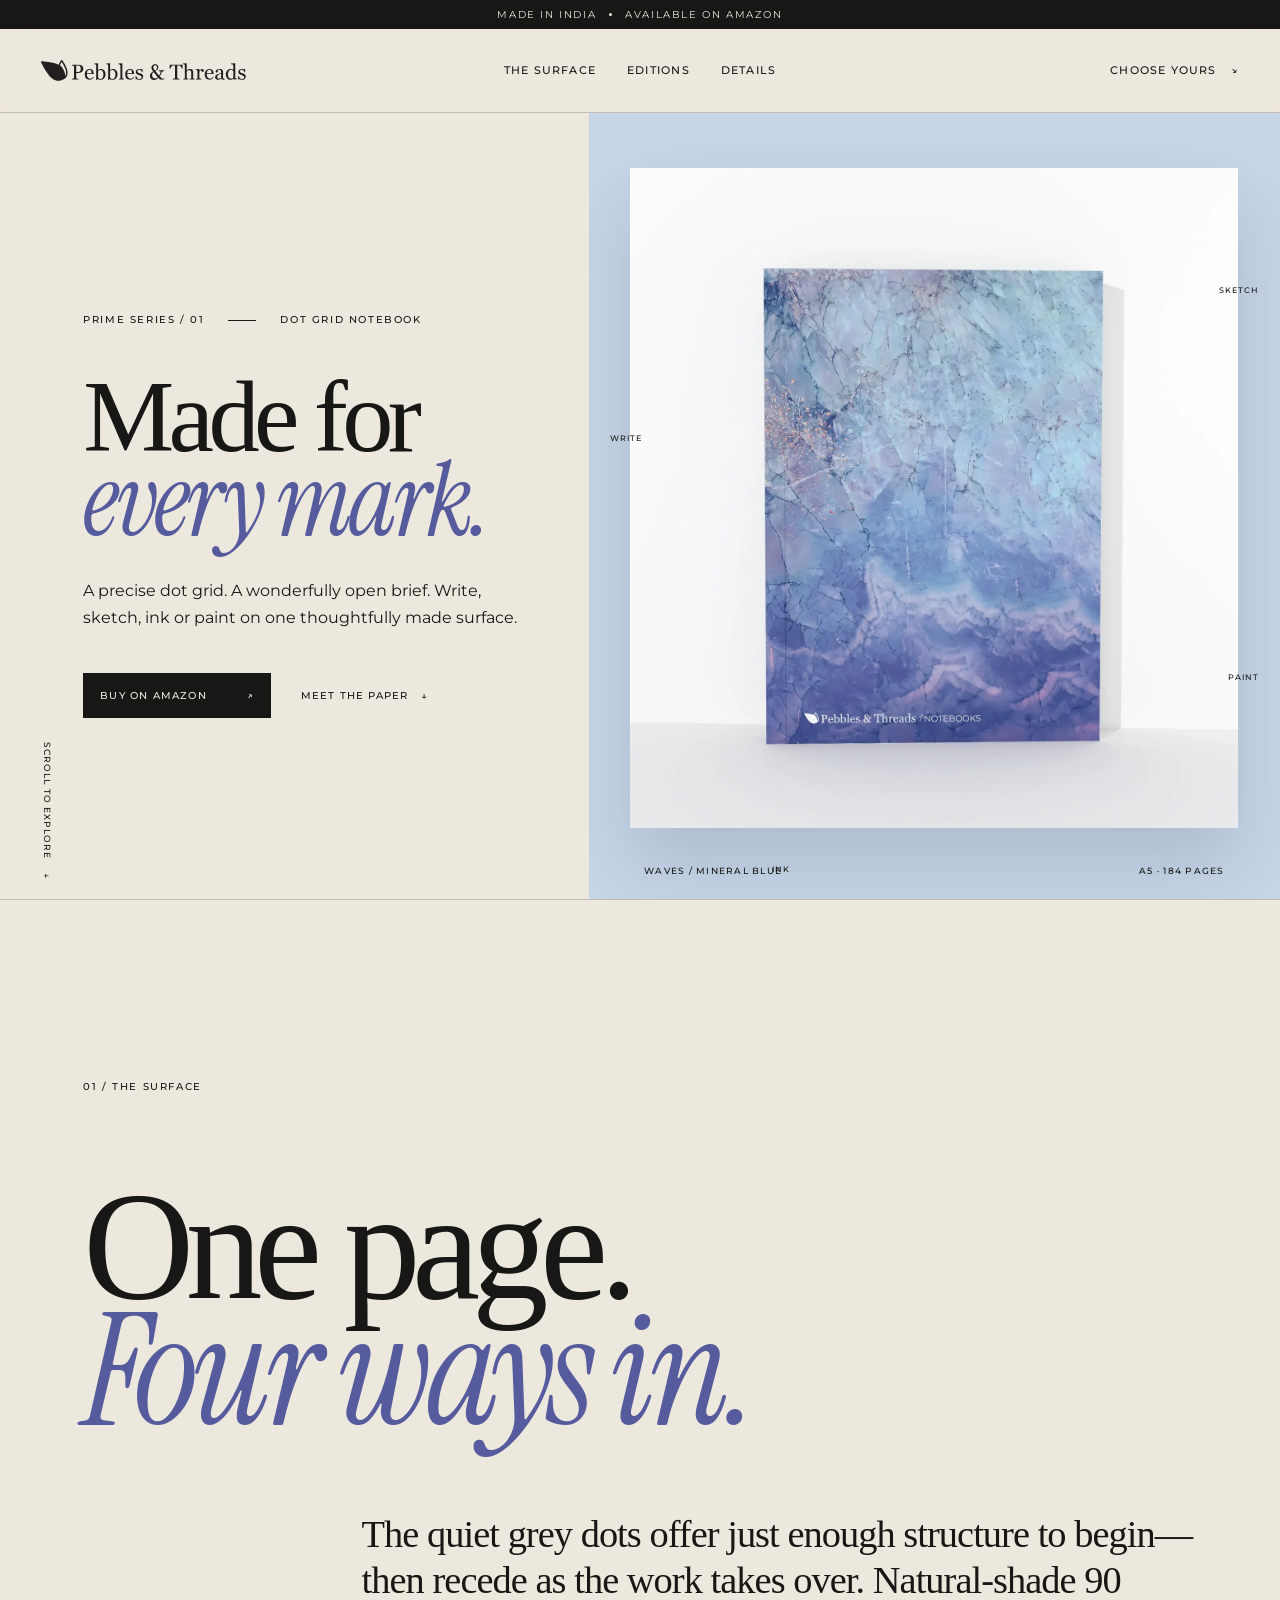
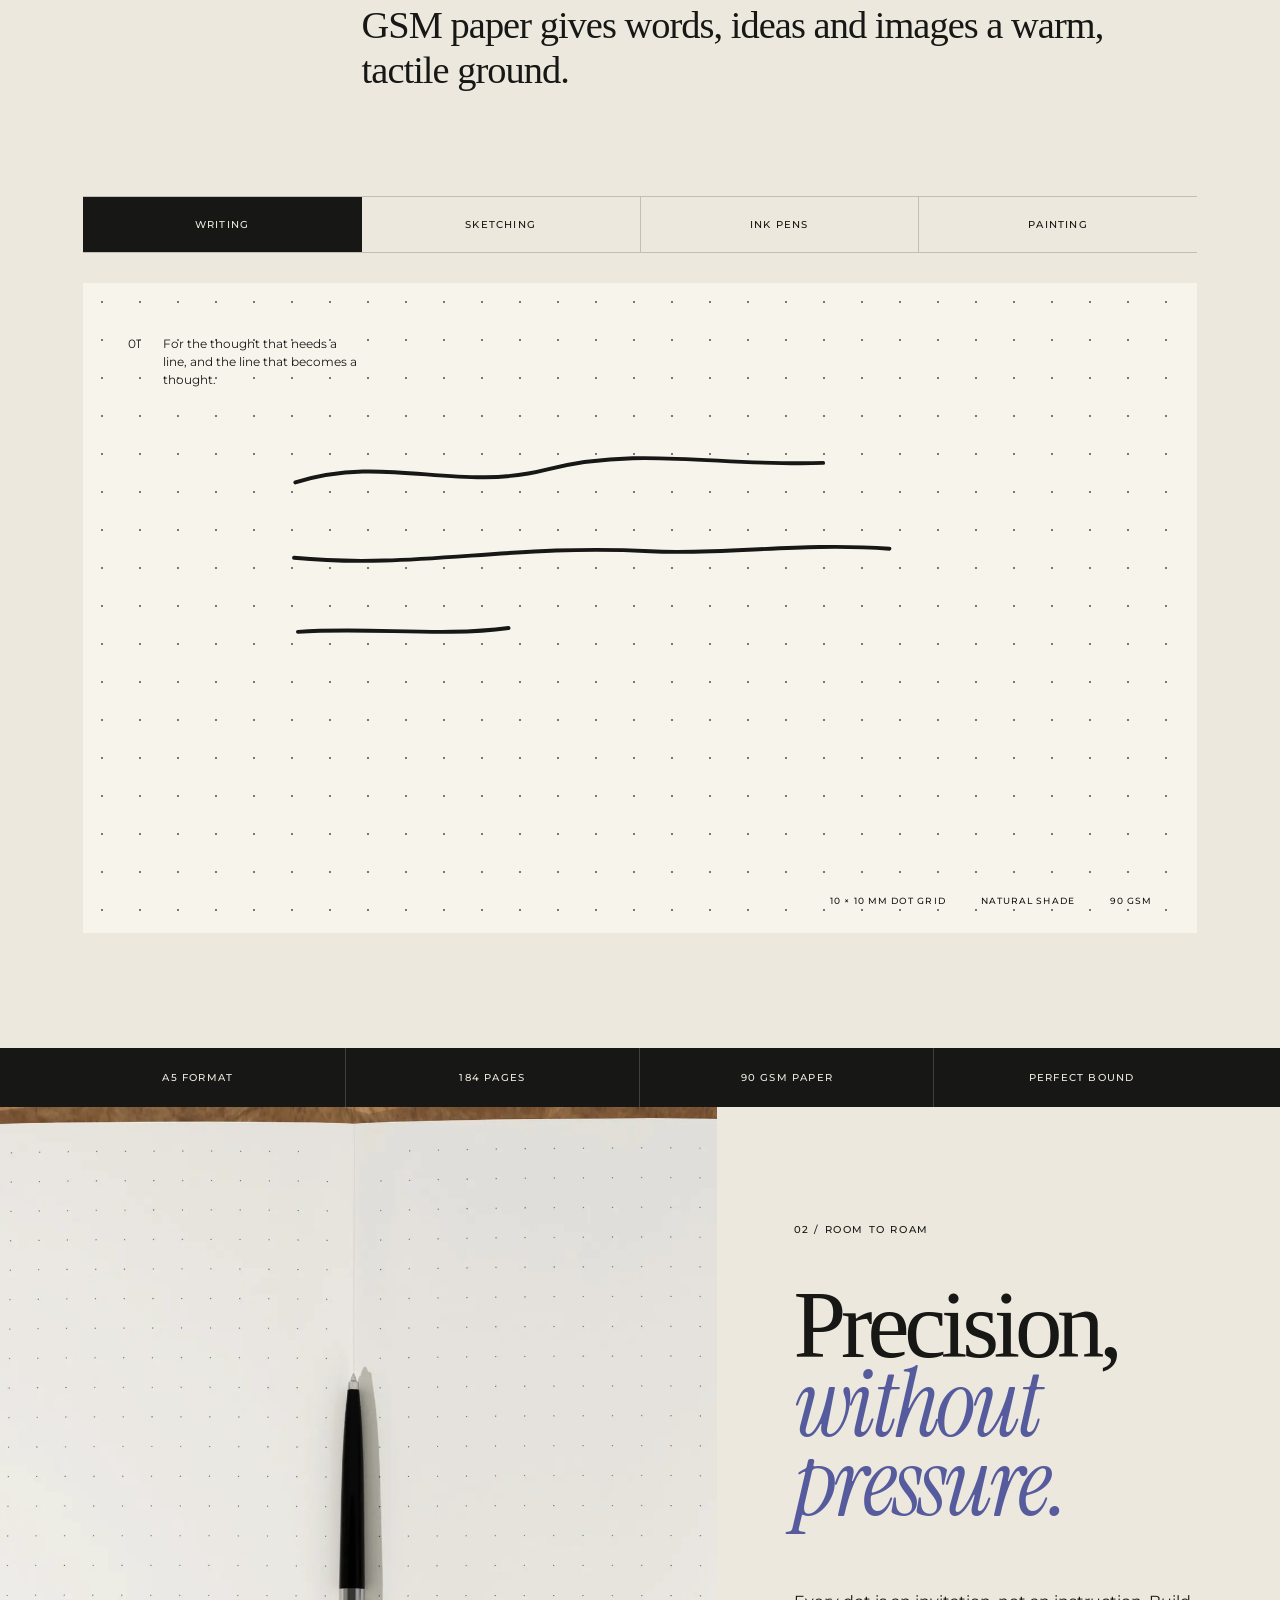
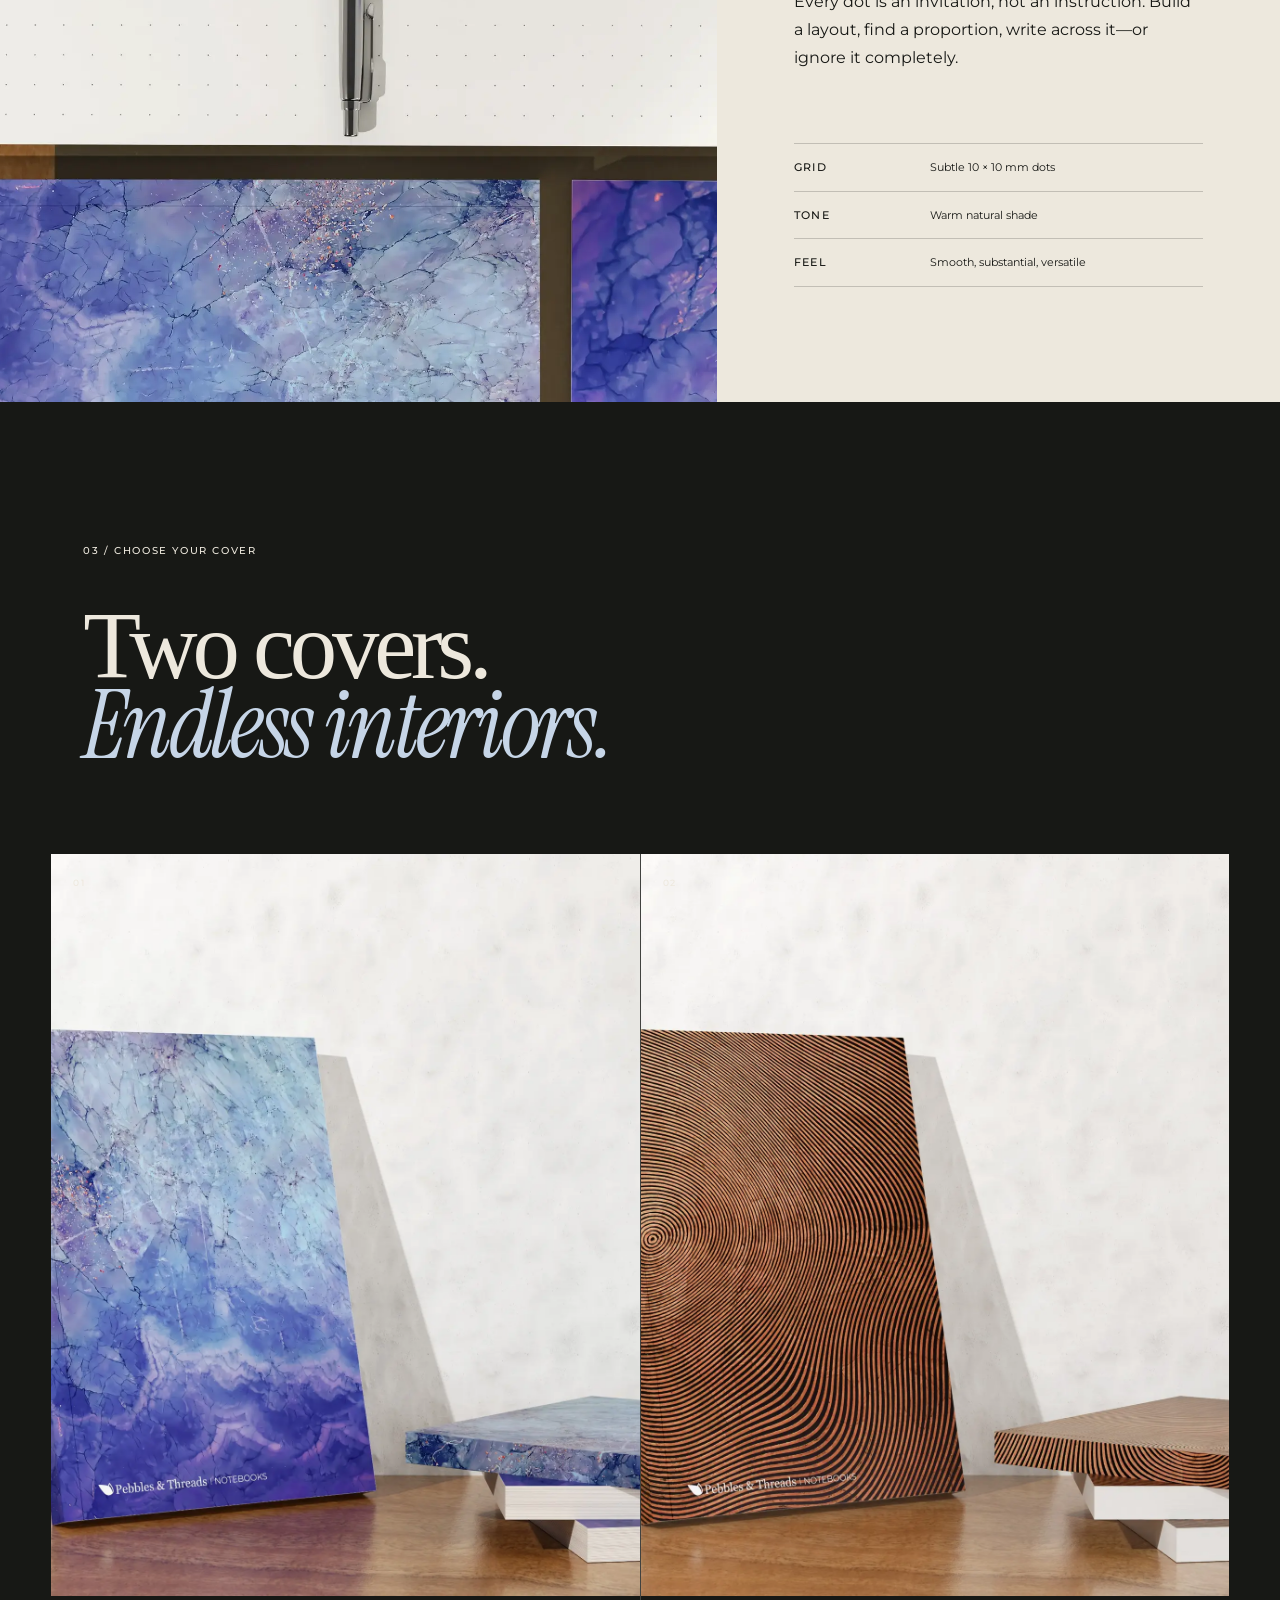
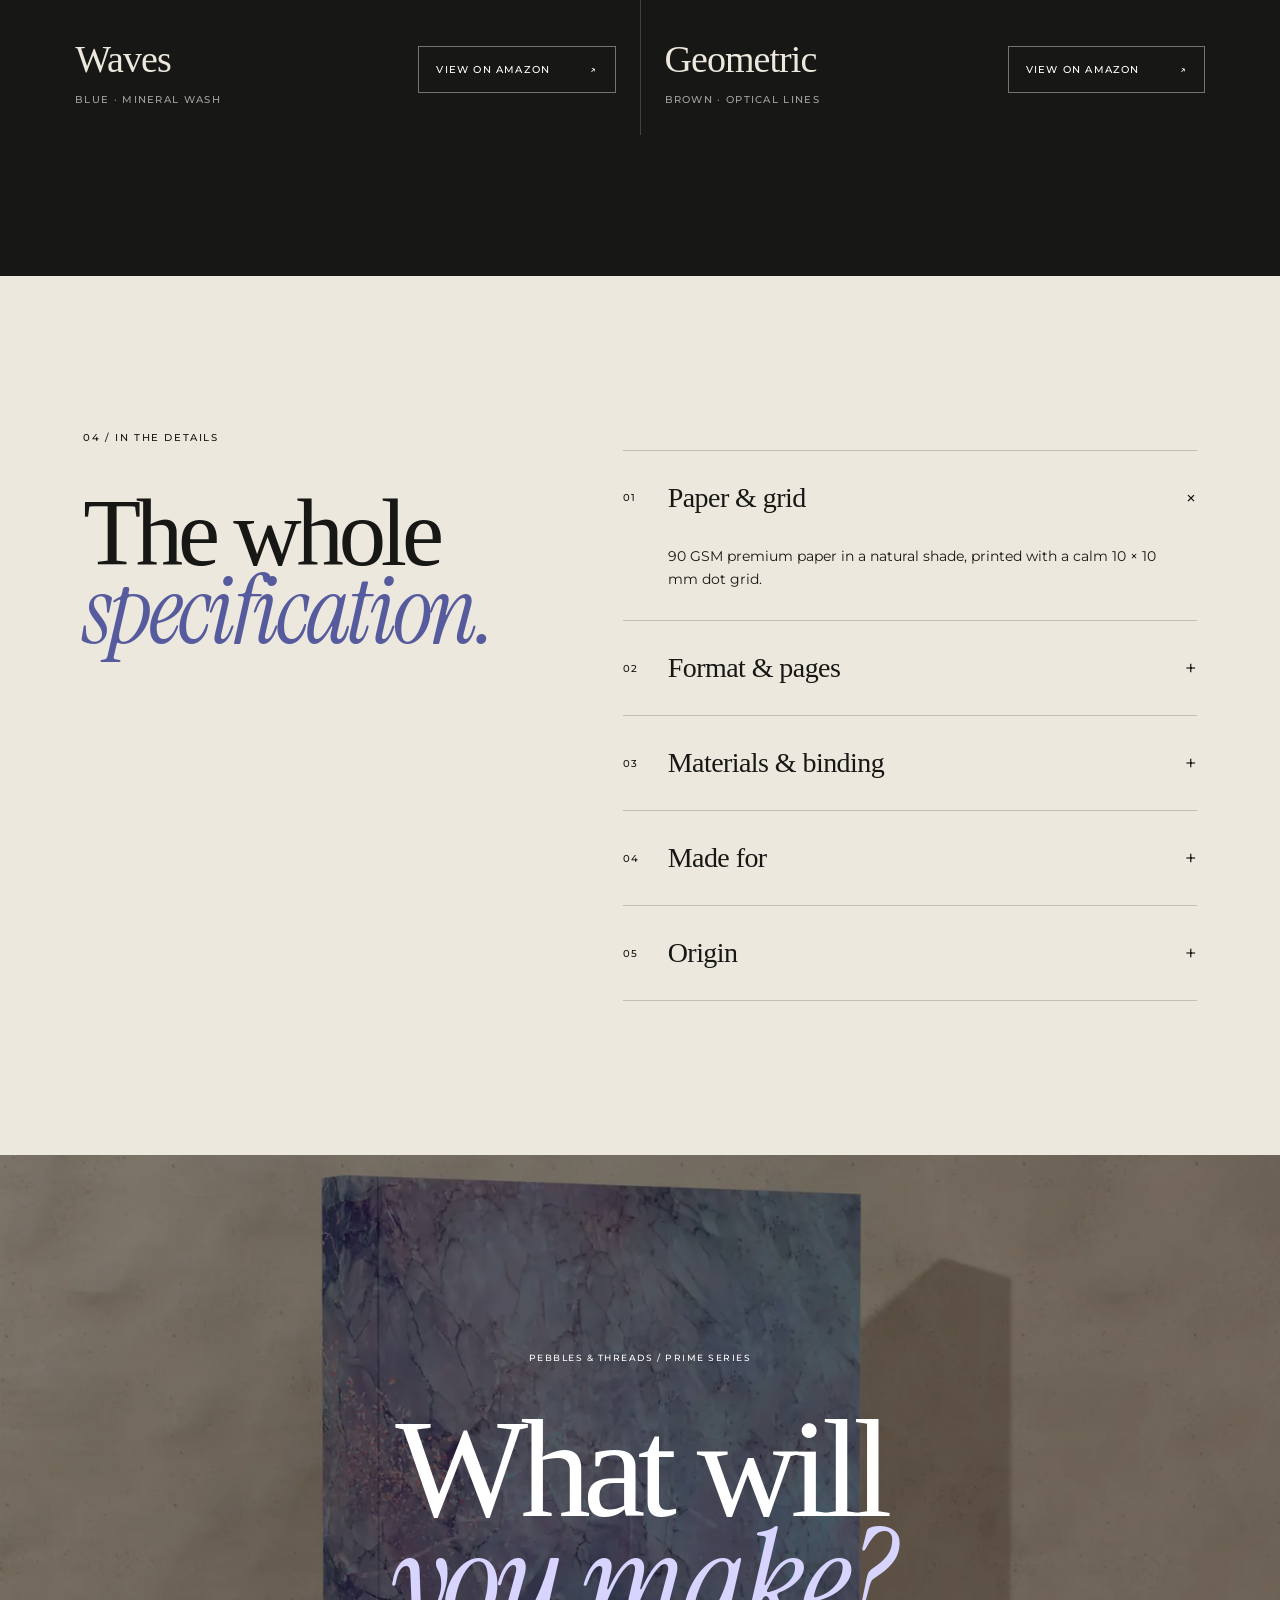
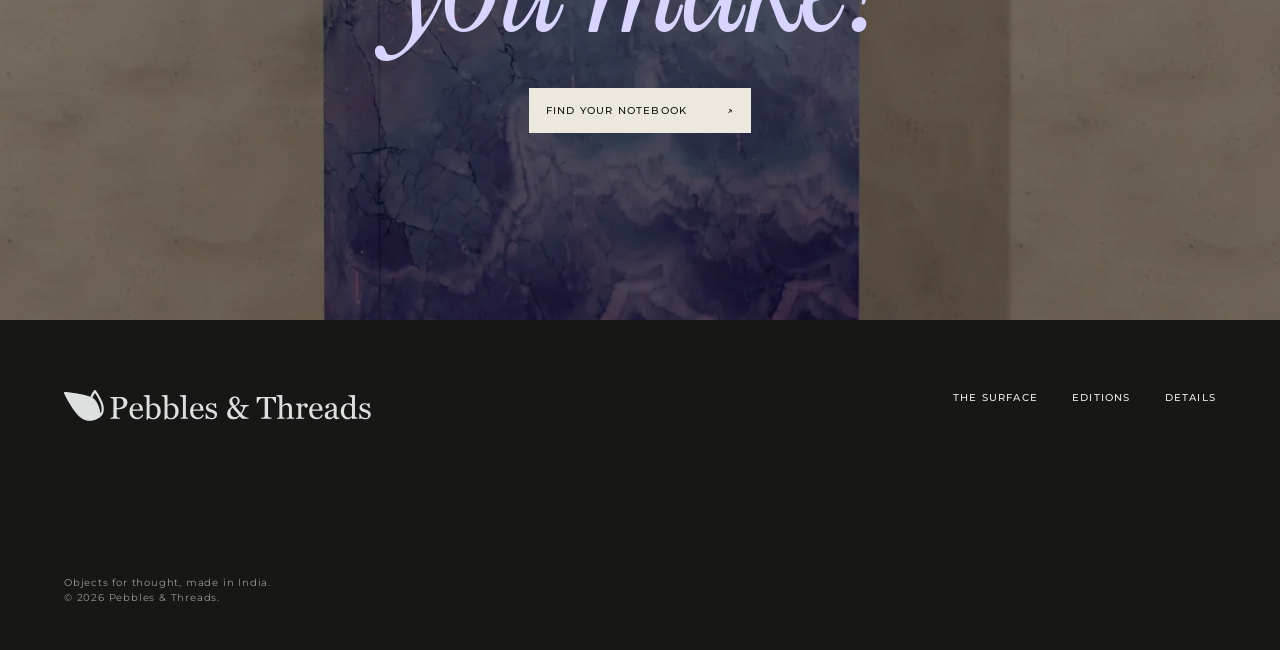
<file: index.html>
<!doctype html>
<html lang="en">
<head>
  <meta charset="utf-8">
  <meta name="viewport" content="width=device-width, initial-scale=1">
  <meta name="description" content="Pebbles & Threads Prime Series — one considered dot-grid notebook for writing, sketching, ink and paint. Made in India.">
  <meta name="theme-color" content="#ede8dd">
  <link rel="canonical" href="https://www.pebblesandthreads.com/">
  <meta property="og:type" content="website">
  <meta property="og:title" content="Pebbles & Threads — Made for every mark">
  <meta property="og:description" content="One considered dot-grid notebook for writing, sketching, ink and paint. Made in India.">
  <meta property="og:url" content="https://www.pebblesandthreads.com/">
  <meta property="og:image" content="https://www.pebblesandthreads.com/assets/images/waves-front.webp">
  <title>Pebbles & Threads — Made for every mark</title>
  <link rel="preconnect" href="https://fonts.googleapis.com">
  <link rel="preconnect" href="https://fonts.gstatic.com" crossorigin>
  <link href="https://fonts.googleapis.com/css2?family=Instrument+Serif:ital@1&family=Montserrat:wght@400;500;600&display=swap" rel="stylesheet">
  <link rel="stylesheet" href="styles.css">
  <link rel="shortcut icon" href="./assets/images/favicon.svg" type="image/x-icon">
  <script>
   !function(m,n,e,t,l,o,g,y){var u,a,f=function(h){
   return!(h in m)||(m.console&&m.console.log&&m.console.log("FullStory namespace conflict. Please use a different namespace."),!1)}(l)
   ;f&&(g=m[l]=function(){var b=function(b,d,j,r){r=r||2;var i,c=/Async$/;return c.test(b)&&(b=b.replace(c,""),
   "function"==typeof Promise)?new Promise((function(i,c){h(b,d,j,i,c,r)})):h(b,d,j,i,i,r)};function h(h,d,j,r,i,c){
   return b._api?b._api(h,d,j,r,i,c):(b.q&&b.q.push([h,d,j,r,i,c]),null)}return b.q=[],b}(),y=function(b){function h(h){
   "function"==typeof h[4]&&h[4](new Error(b))}var d=g.q;if(d){for(var j=0;j<d.length;j++)h(d[j]);d.length=0,d.push=h}},function(){
   var b="script",d=n.createElement(b);d.async=!0,d.crossOrigin="anonymous",d.src="https://"+t+"?org="+o,d.setAttribute("data-fs-namespace",l),
   d.onerror=function(){y("Error loading "+t)};var c=n.getElementsByTagName(b)[0]
   ;c&&c.parentNode?c.parentNode.insertBefore(d,c):n.head.appendChild(d)}(),function(){function b(){}function h(b,h,d){g(b,h,d,1)}function d(b,d,j){
   h("setProperties",{type:b,properties:d},j)}function j(b,h){d("user",b,h)}function r(b,h,d){j({uid:b},d),h&&j(h,d)}g.identify=r,g.setUserVars=j,
   g.identifyAccount=b,g.clearUserCookie=b,g.setVars=d,g.event=function(b,d,j){h("trackEvent",{name:b,properties:d},j)},g.anonymize=function(){r(!1)
   },g.shutdown=function(){h("shutdown")},g.restart=function(){h("restart")},g.log=function(b,d){h("log",{level:b,msg:d})},g.consent=function(b){
   h("setIdentity",{consent:!arguments.length||b})}}(),u="fetch",a="XMLHttpRequest",g._w={},g._w[a]=m[a],g._w[u]=m[u],m[u]&&(m[u]=function(){
   return g._w[u].apply(this,arguments)}),g("init",{env:{orgId:o,host:e,script:t}}),g._v="2.1.0")
   }(window,document,"fullstory.com","edge.fullstory.com/s/fs.js","FS","1337AQ");
  </script>
</head>
<body data-edition="waves">
  <a class="skip-link" href="#main">Skip to content</a>

  <div class="announcement">Made in India <span></span> Available on Amazon</div>
  <header class="site-header" data-header>
    <a class="brand" href="#top" aria-label="Pebbles and Threads home">
      <img class="brand-logo" src="assets/images/pebbles-brandmarks.svg" alt="" width="733" height="75">
    </a>
    <nav class="desktop-nav" aria-label="Primary navigation">
      <a href="#surface">The surface</a>
      <a href="#editions">Editions</a>
      <a href="#details">Details</a>
    </nav>
    <a class="header-cta" href="#editions">Choose yours <span aria-hidden="true">↘</span></a>
    <button class="menu-button" type="button" aria-label="Open menu" aria-expanded="false" data-menu-button><span></span><span></span></button>
    <nav class="mobile-nav" aria-label="Mobile navigation" data-mobile-nav>
      <a href="#surface">The surface</a><a href="#editions">Editions</a><a href="#details">Details</a><a href="#editions">Choose yours</a>
    </nav>
  </header>

  <main id="main">
    <section class="hero" id="top" aria-labelledby="hero-title">
      <div class="hero-copy reveal">
        <p class="eyebrow"><span>Prime Series / 01</span><span>Dot grid notebook</span></p>
        <h1 id="hero-title">Made for<br><em>every mark.</em></h1>
        <p class="hero-intro">A precise dot grid. A wonderfully open brief. Write, sketch, ink or paint on one thoughtfully made surface.</p>
        <div class="hero-actions">
          <a class="button button-dark" href="https://www.amazon.in/Pebbles-Threads-Notebook-Sketching-Painting/dp/B0H8MP3RLS" target="_blank" rel="noopener noreferrer">Buy on Amazon <span aria-hidden="true">↗</span></a>
          <a class="text-link" href="#surface">Meet the paper <span aria-hidden="true">↓</span></a>
        </div>
      </div>
      <div class="hero-visual reveal" data-tilt>
        <div class="hero-orbit" aria-hidden="true"><span>WRITE</span><span>SKETCH</span><span>PAINT</span><span>INK</span></div>
        <div class="hero-image-wrap">
          <img src="assets/images/waves-front.webp" alt="Blue Waves Prime Series notebook standing against a white background" width="1600" height="1600" fetchpriority="high" data-hero-image>
        </div>
        <p class="hero-caption"><span data-edition-label>Waves / Mineral blue</span><span>A5 · 184 pages</span></p>
      </div>
      <div class="scroll-note" aria-hidden="true">Scroll to explore <span>↓</span></div>
    </section>

    <section class="statement" id="surface" aria-labelledby="statement-title">
      <p class="section-index reveal">01 / THE SURFACE</p>
      <h2 id="statement-title" class="reveal">One page.<br><em>Four ways in.</em></h2>
      <p class="statement-copy reveal">The quiet grey dots offer just enough structure to begin—then recede as the work takes over. Natural-shade 90 GSM paper gives words, ideas and images a warm, tactile ground.</p>
      <div class="medium-switcher reveal" role="tablist" aria-label="Ways to use the notebook">
        <button role="tab" aria-selected="true" data-medium="write">Writing</button>
        <button role="tab" aria-selected="false" data-medium="sketch">Sketching</button>
        <button role="tab" aria-selected="false" data-medium="ink">Ink pens</button>
        <button role="tab" aria-selected="false" data-medium="paint">Painting</button>
      </div>
      <div class="paper-demo reveal" data-paper-demo data-medium="write">
        <div class="demo-note"><span data-demo-number>01</span><p data-demo-copy>For the thought that needs a line, and the line that becomes a thought.</p></div>
        <svg class="demo-art" viewBox="0 0 700 430" aria-hidden="true">
          <path class="stroke stroke-write" d="M85 118c70-22 124 8 194-10s134-2 212-5M84 176c94 9 166-11 274-5 58 3 115-7 184-2M87 233c55-4 110 4 162-3"/>
          <path class="stroke stroke-sketch" d="M120 313 220 116l112 197 103-147 95 147M181 193l95 2m94 41 111 3"/>
          <path class="stroke stroke-ink" d="M125 258c37-170 195-170 230-25 31 131 129 70 169-65M113 274c91-64 209 39 326-14"/>
          <path class="paint paint-one" d="M184 92c76-33 175 16 199 89 24 76-38 136-126 122-85-13-152-73-130-137 11-34 25-60 57-74Z"/>
          <path class="paint paint-two" d="M366 176c57-49 150-12 166 46 18 63-37 119-106 112-65-7-126-61-101-111 11-22 22-31 41-47Z"/>
        </svg>
        <div class="paper-meta"><span>10 × 10 mm dot grid</span><span>Natural shade</span><span>90 GSM</span></div>
      </div>
    </section>

    <section class="spec-band" aria-label="Product highlights">
      <p>A5 format</p><p>184 pages</p><p>90 GSM paper</p><p>Perfect bound</p>
    </section>

    <section class="editorial" aria-labelledby="editorial-title">
      <div class="editorial-image reveal"><img src="assets/images/waves-open.webp" alt="Prime Series notebook open to its subtle dot-grid pages with a pen at the centre" width="1600" height="1600" loading="lazy"></div>
      <div class="editorial-copy reveal">
        <p class="section-index">02 / ROOM TO ROAM</p>
        <h2 id="editorial-title">Precision,<br><em>without pressure.</em></h2>
        <p>Every dot is an invitation, not an instruction. Build a layout, find a proportion, write across it—or ignore it completely.</p>
        <dl>
          <div><dt>Grid</dt><dd>Subtle 10 × 10 mm dots</dd></div>
          <div><dt>Tone</dt><dd>Warm natural shade</dd></div>
          <div><dt>Feel</dt><dd>Smooth, substantial, versatile</dd></div>
        </dl>
      </div>
    </section>

    <section class="editions" id="editions" aria-labelledby="editions-title">
      <div class="editions-heading reveal">
        <p class="section-index">03 / CHOOSE YOUR COVER</p>
        <h2 id="editions-title">Two covers.<br><em>Endless interiors.</em></h2>
      </div>
      <div class="edition-grid">
        <article class="edition-card reveal edition-waves">
          <button class="edition-preview" type="button" data-select-edition="waves" aria-label="Preview Waves edition">
            <span class="edition-number">01</span>
            <img src="assets/images/waves-stack.webp" alt="Blue Waves notebook with a small stack showing the cover and page edges" width="1600" height="1600" loading="lazy">
            <span class="preview-hint">Preview ↑</span>
          </button>
          <div class="edition-info"><div><h3>Waves</h3><p>Blue · mineral wash</p></div><a class="button button-light" href="https://www.amazon.in/Pebbles-Threads-Notebook-Sketching-Painting/dp/B0H8MP3RLS" target="_blank" rel="noopener noreferrer">View on Amazon <span aria-hidden="true">↗</span></a></div>
        </article>
        <article class="edition-card reveal edition-geometric">
          <button class="edition-preview" type="button" data-select-edition="geometric" aria-label="Preview Brown Geometric edition">
            <span class="edition-number">02</span>
            <img src="assets/images/geometric.webp" alt="Brown Geometric notebook with concentric black linework" width="1600" height="1600" loading="lazy">
            <span class="preview-hint">Preview ↑</span>
          </button>
          <div class="edition-info"><div><h3>Geometric</h3><p>Brown · optical lines</p></div><a class="button button-light" href="https://www.amazon.in/Pebbles-Threads-Notebook-Sketching-Geometric/dp/B0H8MHGXTL" target="_blank" rel="noopener noreferrer">View on Amazon <span aria-hidden="true">↗</span></a></div>
        </article>
      </div>
    </section>

    <section class="details" id="details" aria-labelledby="details-title">
      <div class="details-title reveal"><p class="section-index">04 / IN THE DETAILS</p><h2 id="details-title">The whole<br><em>specification.</em></h2></div>
      <div class="details-list reveal">
        <details open><summary><span>01</span>Paper & grid<i>+</i></summary><div><p>90 GSM premium paper in a natural shade, printed with a calm 10 × 10 mm dot grid.</p></div></details>
        <details><summary><span>02</span>Format & pages<i>+</i></summary><div><p>A5 format (149 × 210 mm) with 184 pages—portable enough for every day, expansive enough for full ideas.</p></div></details>
        <details><summary><span>03</span>Materials & binding<i>+</i></summary><div><p>A flexible printed cover and clean perfect binding keep the object light, secure and considered.</p></div></details>
        <details><summary><span>04</span>Made for<i>+</i></summary><div><p>Fountain pens, fineliners, markers, brush pens, pencils and light painting techniques.</p></div></details>
        <details><summary><span>05</span>Origin<i>+</i></summary><div><p>Designed with care and made in India.</p></div></details>
      </div>
    </section>

    <section class="closing" aria-labelledby="closing-title">
      <img src="assets/images/waves-shadow.webp" alt="Blue Waves notebook standing in warm directional light" width="1600" height="1600" loading="lazy">
      <div class="closing-overlay"></div>
      <div class="closing-copy reveal"><p>PEBBLES & THREADS / PRIME SERIES</p><h2 id="closing-title">What will<br><em>you make?</em></h2><a class="button button-cream" href="#editions">Find your notebook <span aria-hidden="true">↗</span></a></div>
    </section>
  </main>

   <footer>
    <a class="brand footer-brand" href="#top" aria-label="Pebbles and Threads home"><img class="brand-logo" src="assets/images/pebbles-brandmarks.svg" alt="" width="733" height="75"></a>
    <div class="footer-links"><a href="#surface">The surface</a><a href="#editions">Editions</a><a href="#details">Details</a></div>
    <p>Objects for thought, made in India.<br>© <span data-year></span> Pebbles & Threads.</p>
  </footer>
  <script src="script.js"></script>
</body>
</html>
</file>
<file: styles.css>
:root{--ink:#171815;--paper:#ede8dd;--paper-2:#f5f2eb;--line:rgba(23,24,21,.2);--blue:#555b9d;--blue-pale:#c6d5e7;--violet:#242053;--rust:#b96a42;--display:Georgia,"Times New Roman",serif;--accent:"Instrument Serif",Georgia,serif;--sans:Montserrat,Arial,sans-serif;--ease:cubic-bezier(.22,1,.36,1)}
*{box-sizing:border-box}html{scroll-behavior:smooth}body{margin:0;background:var(--paper);color:var(--ink);font-family:var(--sans);font-size:16px;line-height:1.5;overflow-x:hidden}body[data-edition="geometric"]{--blue:#9b5438;--blue-pale:#dba47b;--violet:#271815}a{color:inherit;text-decoration:none}button{font:inherit;color:inherit}a:focus-visible,button:focus-visible,summary:focus-visible{outline:2px solid currentColor;outline-offset:4px}img{display:block;width:100%;height:auto}.skip-link{position:fixed;top:8px;left:8px;z-index:99;background:#fff;padding:10px;transform:translateY(-150%)}.skip-link:focus{transform:none}.announcement{height:29px;display:flex;align-items:center;justify-content:center;gap:13px;background:var(--ink);color:var(--paper);font-size:10px;letter-spacing:.16em;text-transform:uppercase}.announcement span{width:3px;height:3px;border-radius:50%;background:var(--paper)}.site-header{height:84px;display:grid;grid-template-columns:1fr auto 1fr;align-items:center;padding:0 3.2vw;border-bottom:1px solid var(--line);position:relative;z-index:20;background:rgba(237,232,221,.88);backdrop-filter:blur(15px)}.brand{display:flex;align-items:center;width:max-content}.brand-logo{width:clamp(185px,16vw,235px);height:auto}.desktop-nav{display:flex;gap:31px;font-size:11px;font-weight:500;text-transform:uppercase;letter-spacing:.11em}.desktop-nav a,.footer-links a{position:relative}.desktop-nav a:after,.footer-links a:after{content:"";position:absolute;height:1px;left:0;right:100%;bottom:-5px;background:currentColor;transition:right .45s var(--ease)}.desktop-nav a:hover:after,.footer-links a:hover:after{right:0}.header-cta{justify-self:end;font-size:11px;font-weight:500;text-transform:uppercase;letter-spacing:.11em}.header-cta span{margin-left:10px}.menu-button,.mobile-nav{display:none}.hero{min-height:calc(100svh - 113px);display:grid;grid-template-columns:46% 54%;position:relative;border-bottom:1px solid var(--line)}.hero-copy{padding:10vh 4vw 8vh 6.5vw;display:flex;flex-direction:column;justify-content:center}.eyebrow,.section-index{font-size:10px;font-weight:500;letter-spacing:.16em;text-transform:uppercase;margin:0}.eyebrow{display:flex;gap:24px}.eyebrow span+span:before{content:"";display:inline-block;width:28px;height:1px;background:currentColor;vertical-align:middle;margin-right:24px}.hero h1,.statement h2,.editorial h2,.editions h2,.details h2,.closing h2{font-family:var(--display);font-weight:400;line-height:.82;letter-spacing:-.055em;margin:48px 0 34px;font-size:clamp(76px,8vw,140px)}h1 em,h2 em{font-family:var(--accent);font-weight:400;font-style:italic;letter-spacing:-.035em;color:var(--blue);transition:color .7s var(--ease)}.hero-intro{max-width:470px;font-size:16px;line-height:1.7;margin:0}.hero-actions{display:flex;align-items:center;gap:30px;margin-top:42px}.button{display:inline-flex;align-items:center;justify-content:space-between;gap:40px;padding:15px 17px;font-size:10px;font-weight:500;letter-spacing:.12em;text-transform:uppercase;transition:transform .25s,background .25s,color .25s}.button:hover{transform:translateY(-2px)}.button-dark{background:var(--ink);color:var(--paper)}.button-light{border:1px solid rgba(255,255,255,.4);color:#fff}.button-cream{background:var(--paper);color:var(--ink)}.text-link{font-size:10px;font-weight:500;text-transform:uppercase;letter-spacing:.11em}.text-link span{margin-left:8px}.hero-visual{position:relative;overflow:hidden;background:var(--blue-pale);transition:background .7s var(--ease)}.hero-image-wrap{position:absolute;inset:7% 6% 9%;overflow:hidden;box-shadow:0 35px 70px rgba(30,29,54,.14);transform:perspective(1000px) rotateX(var(--rx,0)) rotateY(var(--ry,0));transition:transform .15s ease-out}.hero-image-wrap img{width:100%;height:100%;object-fit:cover;transition:opacity .35s var(--ease),transform 1.1s var(--ease)}.hero-visual:hover img{transform:scale(1.018)}.hero-caption{position:absolute;z-index:2;left:8%;right:8%;bottom:2.8%;display:flex;justify-content:space-between;margin:0;font-size:9px;font-weight:500;letter-spacing:.14em;text-transform:uppercase}.hero-orbit{position:absolute;z-index:3;inset:3%;pointer-events:none;animation:slow-rotate 45s linear infinite}.hero-orbit span{position:absolute;font-size:8px;font-weight:500;letter-spacing:.14em}.hero-orbit span:nth-child(1){left:0;top:40%}.hero-orbit span:nth-child(2){right:0;top:20%}.hero-orbit span:nth-child(3){right:0;bottom:26%}.hero-orbit span:nth-child(4){left:25%;bottom:0}.scroll-note{position:absolute;bottom:20px;left:3.2vw;font-size:9px;font-weight:500;letter-spacing:.12em;text-transform:uppercase;writing-mode:vertical-rl;display:flex;gap:14px;align-items:center}.statement{padding:14vw 6.5vw 9vw}.statement h2{font-size:clamp(86px,12vw,190px);margin:7vw 0 6vw}.statement-copy{font-family:var(--display);font-size:clamp(25px,3vw,46px);line-height:1.18;letter-spacing:-.025em;max-width:920px;margin:0 0 8vw 25%}.medium-switcher{display:flex;border-top:1px solid var(--line);border-bottom:1px solid var(--line)}.medium-switcher button{flex:1;padding:20px 8px;border:0;border-right:1px solid var(--line);background:none;text-transform:uppercase;letter-spacing:.12em;font-size:10px;font-weight:500;cursor:pointer;transition:background .3s,color .3s}.medium-switcher button:last-child{border-right:0}.medium-switcher button[aria-selected="true"]{background:var(--ink);color:var(--paper)}.paper-demo{height:min(55vw,650px);min-height:430px;position:relative;margin-top:30px;background-color:#f7f4ec;background-image:radial-gradient(#777 1px,transparent 1px);background-size:38px 38px;overflow:hidden}.demo-note{position:absolute;z-index:2;left:4%;top:8%;width:235px;display:grid;grid-template-columns:35px 1fr;font-size:12px}.demo-note p{margin:0}.demo-art{position:absolute;inset:7%;width:86%;height:86%}.stroke{fill:none;stroke:var(--ink);stroke-width:3;stroke-linecap:round;stroke-dasharray:1400;stroke-dashoffset:1400;opacity:0;transition:opacity .4s,stroke-dashoffset 1.4s var(--ease)}.paint{opacity:0;fill:var(--blue);mix-blend-mode:multiply;filter:blur(2px);transform-origin:center;transform:scale(.7);transition:opacity .7s,transform 1s var(--ease)}.paper-demo[data-medium="write"] .stroke-write,.paper-demo[data-medium="sketch"] .stroke-sketch,.paper-demo[data-medium="ink"] .stroke-ink{opacity:1;stroke-dashoffset:0}.paper-demo[data-medium="paint"] .paint{opacity:.58;transform:scale(1)}.paper-demo[data-medium="paint"] .paint-two{fill:var(--rust)}.paper-meta{position:absolute;bottom:4%;left:4%;right:4%;display:flex;justify-content:flex-end;gap:35px;font-size:9px;font-weight:500;letter-spacing:.12em;text-transform:uppercase}.spec-band{display:grid;grid-template-columns:repeat(4,1fr);background:var(--ink);color:var(--paper);padding:0 4vw}.spec-band p{margin:0;padding:22px;text-align:center;border-right:1px solid rgba(255,255,255,.18);font-size:10px;font-weight:500;letter-spacing:.12em;text-transform:uppercase}.spec-band p:last-child{border:0}.editorial{display:grid;grid-template-columns:1.12fr .88fr;min-height:820px}.editorial-image{min-height:720px}.editorial-image img{height:100%;object-fit:cover}.editorial-copy{padding:9vw 6vw;display:flex;flex-direction:column;justify-content:center}.editorial h2,.editions h2,.details h2{font-size:clamp(65px,7.4vw,120px);margin:50px 0}.editorial-copy>p:not(.section-index){max-width:480px;font-size:16px;line-height:1.75}.editorial dl{margin:55px 0 0;border-top:1px solid var(--line)}.editorial dl div{display:grid;grid-template-columns:1fr 2fr;padding:15px 0;border-bottom:1px solid var(--line);font-size:11px}.editorial dt{text-transform:uppercase;letter-spacing:.13em;font-weight:500}.editorial dd{margin:0}.editions{padding:11vw 4vw;background:var(--ink);color:var(--paper)}.editions-heading{padding-left:2.5vw}.editions h2 em{color:var(--blue-pale)}.edition-grid{display:grid;grid-template-columns:1fr 1fr;gap:1px;background:rgba(255,255,255,.18);margin-top:7vw}.edition-card{background:var(--ink)}.edition-preview{position:relative;width:100%;height:min(58vw,760px);padding:0;border:0;overflow:hidden;cursor:pointer;background:#d3ddeb}.edition-preview img{height:100%;object-fit:cover;transition:transform 1.1s var(--ease),filter .4s}.edition-preview:hover img{transform:scale(1.025)}.edition-geometric .edition-preview{background:#b96642}.edition-number,.preview-hint{position:absolute;z-index:2;top:22px;font-size:9px;font-weight:500;letter-spacing:.15em;text-transform:uppercase}.edition-number{left:22px}.preview-hint{right:22px;opacity:0;transform:translateY(8px);transition:.35s}.edition-preview:hover .preview-hint{opacity:1;transform:none}.edition-info{display:flex;align-items:center;justify-content:space-between;padding:28px 24px}.edition-info h3{font-family:var(--display);font-size:38px;font-weight:400;letter-spacing:-.025em;margin:0}.edition-info p{font-size:10px;font-weight:500;text-transform:uppercase;letter-spacing:.13em;margin:4px 0 0;color:rgba(255,255,255,.6)}.details{display:grid;grid-template-columns:.85fr 1.15fr;gap:9vw;padding:12vw 6.5vw}.details h2{margin-bottom:0}.details-list{padding-top:20px}.details-list details{border-top:1px solid var(--line)}.details-list details:last-child{border-bottom:1px solid var(--line)}summary{list-style:none;display:grid;grid-template-columns:45px 1fr auto;align-items:center;padding:26px 0;cursor:pointer;font-family:var(--display);font-size:28px;letter-spacing:-.02em}summary::-webkit-details-marker{display:none}summary span{font:500 10px var(--sans);letter-spacing:.12em}summary i{font:400 20px var(--sans);font-style:normal;transition:transform .4s var(--ease)}details[open] summary i{transform:rotate(45deg)}details div{overflow:hidden}details div p{margin:0;padding:0 40px 28px 45px;max-width:620px;font-size:14px;line-height:1.7}.closing{height:85svh;min-height:650px;position:relative;color:#fff;display:flex;align-items:center;justify-content:center;text-align:center;overflow:hidden}.closing>img,.closing-overlay{position:absolute;inset:0;width:100%;height:100%}.closing>img{object-fit:cover}.closing-overlay{background:rgba(25,22,30,.37)}.closing-copy{position:relative;z-index:2}.closing-copy>p{font-size:9px;font-weight:500;letter-spacing:.17em}.closing h2{font-size:clamp(95px,11vw,170px);margin:46px 0}.closing h2 em{color:#d7d4ff}footer{min-height:330px;background:var(--ink);color:var(--paper);padding:70px 5vw 45px;display:grid;grid-template-columns:1fr auto;grid-template-rows:1fr auto}.footer-brand{align-self:start}.footer-brand .brand-logo{width:clamp(230px,24vw,360px);filter:invert(1)}.footer-links{display:flex;gap:34px;align-self:start;font-size:10px;font-weight:500;letter-spacing:.12em;text-transform:uppercase}footer>p{grid-column:1/-1;align-self:end;margin:0;font-size:10px;letter-spacing:.08em;color:rgba(255,255,255,.55)}.reveal{opacity:0;transform:translateY(28px);transition:opacity .9s var(--ease),transform .9s var(--ease)}.reveal.in-view{opacity:1;transform:none}@keyframes slow-rotate{to{transform:rotate(360deg)}}
@media(max-width:900px){.site-header{grid-template-columns:1fr auto;height:70px}.desktop-nav,.header-cta{display:none}.menu-button{display:flex;flex-direction:column;gap:5px;background:none;border:0;padding:10px}.menu-button span{display:block;width:22px;height:1px;background:currentColor;transition:.3s}.menu-button[aria-expanded="true"] span:first-child{transform:translateY(3px) rotate(45deg)}.menu-button[aria-expanded="true"] span:last-child{transform:translateY(-3px) rotate(-45deg)}.mobile-nav{display:flex;position:absolute;top:70px;left:0;right:0;background:var(--paper);flex-direction:column;padding:26px 5vw;border-bottom:1px solid var(--line);transform:scaleY(0);transform-origin:top;opacity:0;visibility:hidden;pointer-events:none;transition:.35s var(--ease)}.mobile-nav.open{transform:none;opacity:1;visibility:visible;pointer-events:auto}.mobile-nav a{padding:12px 0;border-bottom:1px solid var(--line);font-family:var(--display);font-size:28px}.hero{display:block;min-height:0}.hero-copy{min-height:670px;padding:95px 7vw 65px}.hero h1{font-size:clamp(74px,19vw,120px);margin-top:38px}.hero-visual{height:110vw;min-height:560px}.scroll-note{display:none}.statement{padding:110px 6vw 70px}.statement h2{font-size:clamp(70px,19vw,130px);margin:70px 0}.statement-copy{margin:0 0 90px 12%;font-size:clamp(27px,6vw,40px)}.medium-switcher{overflow-x:auto}.medium-switcher button{flex:0 0 150px}.paper-demo{height:620px}.paper-meta{justify-content:flex-start;flex-wrap:wrap}.spec-band{grid-template-columns:1fr 1fr}.spec-band p:nth-child(2){border-right:0}.spec-band p:nth-child(-n+2){border-bottom:1px solid rgba(255,255,255,.18)}.editorial{grid-template-columns:1fr}.editorial-copy{padding:100px 7vw}.editorial h2,.editions h2,.details h2{font-size:clamp(70px,16vw,110px)}.edition-grid{grid-template-columns:1fr}.edition-preview{height:112vw;max-height:760px}.details{grid-template-columns:1fr;padding:110px 7vw}.closing{height:760px}footer{grid-template-columns:1fr;gap:55px}.footer-links{flex-wrap:wrap}footer>p{grid-column:1}}
@media(max-width:520px){.announcement{font-size:8px}.brand{font-size:19px}.hero-copy{min-height:620px}.eyebrow span:nth-child(2){display:none}.hero-intro{font-size:15px}.hero-actions{align-items:flex-start;flex-direction:column}.button{gap:24px}.hero-visual{min-height:480px}.statement-copy{margin-left:0}.paper-demo{min-height:540px}.demo-note{width:200px}.paper-meta{gap:14px}.editorial-image{min-height:490px}.edition-info{align-items:flex-start;gap:24px;flex-direction:column}.details{gap:55px}summary{font-size:24px}.closing h2{font-size:25vw}.footer-brand{font-size:29px}}
@media(prefers-reduced-motion:reduce){html{scroll-behavior:auto}*,*:before,*:after{animation:none!important;transition-duration:.01ms!important}.reveal{opacity:1;transform:none}}
</file>
